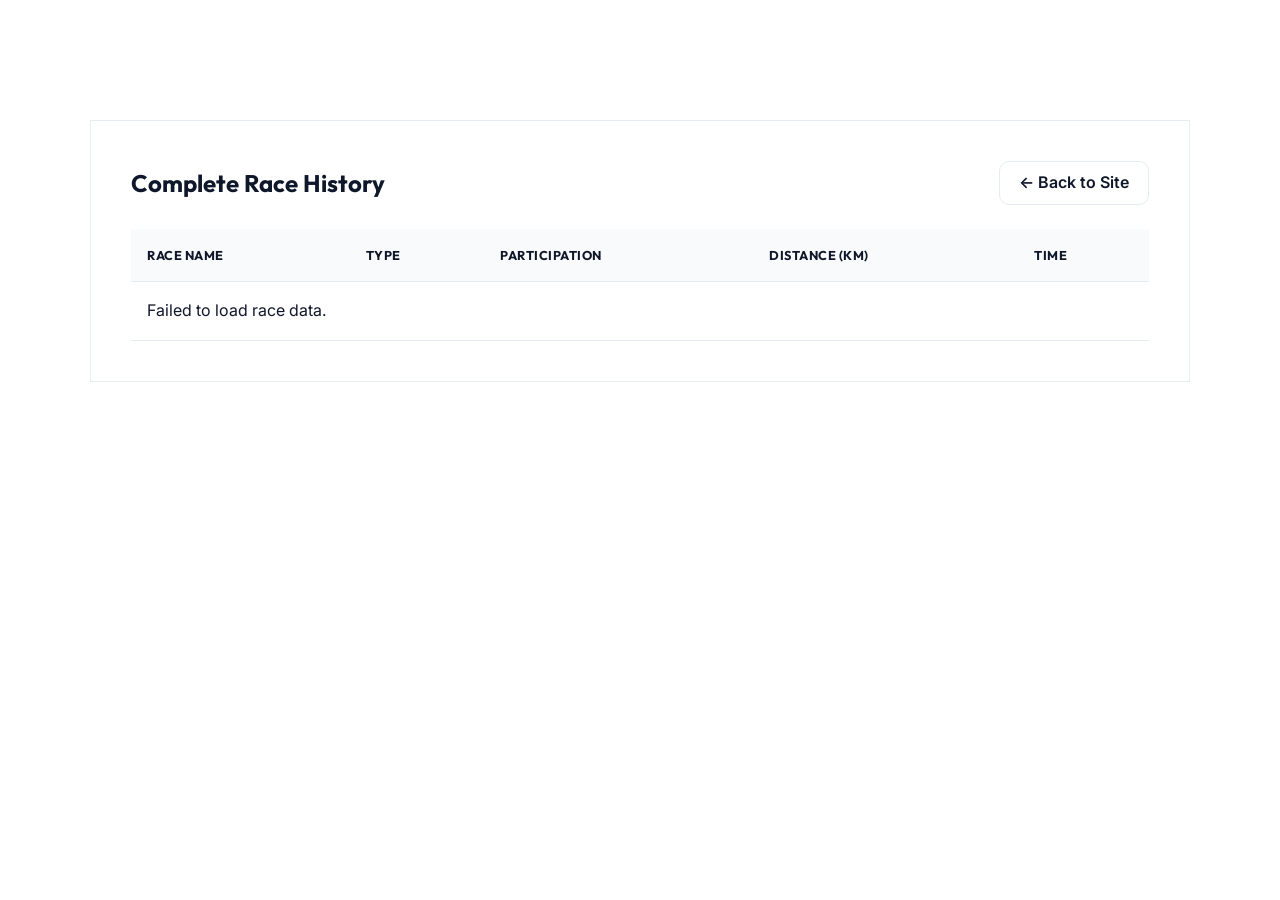
<file: races.html>
<!DOCTYPE html>
<html lang="en">
<head>
    <meta charset="UTF-8">
    <meta name="viewport" content="width=device-width, initial-scale=1.0">
    <title>All Race History | Nirmal Lamsal</title>
    <link rel="stylesheet" href="css/style.css">
    <link href="https://fonts.googleapis.com/css2?family=Inter:wght@400;500;600;700&family=Outfit:wght@600;700;800&display=swap" rel="stylesheet">
    <style>
        .table-container {
            max-width: 1100px; margin: 120px auto 60px;
            background: #fff; border-radius: var(--radius-xl);
            padding: 2.5rem; box-shadow: var(--shadow-md);
            border: 1px solid var(--border-color);
            overflow-x: auto;
        }
        table { width: 100%; border-collapse: collapse; margin-top: 1.5rem; }
        th, td { padding: 1rem; border-bottom: 1px solid var(--border-color); text-align: left; }
        th { font-family: var(--font-heading); background: #f8fafc; font-weight: 700; font-size: 0.8rem; text-transform: uppercase; letter-spacing: 0.5px; color: var(--text-main); }
        tr:hover td { background: rgba(79,188,203,0.03); }
        .back-link {
            display: inline-flex; align-items: center; gap: 0.4rem;
            font-weight: 600; color: var(--text-main);
            border: 1.5px solid var(--border-color); padding: 0.5rem 1.2rem;
            border-radius: 10px; transition: var(--transition);
        }
        .back-link:hover { background: var(--primary-light); border-color: var(--primary); }
    </style>
</head>
<body>
    <main class="container">
        <div class="table-container">
            <div style="display: flex; justify-content: space-between; align-items: center; flex-wrap: wrap; gap: 1rem;">
                <h2 style="font-family: var(--font-heading); color: var(--text-main);">Complete Race History</h2>
                <a href="index.html#marathons" class="back-link">← Back to Site</a>
            </div>
            <table id="races-table">
                <thead>
                    <tr><th>Race Name</th><th>Type</th><th>Participation</th><th>Distance (KM)</th><th>Time</th></tr>
                </thead>
                <tbody id="races-body">
                    <tr><td colspan="5" style="text-align:center; color:var(--text-muted);">Loading race data from database…</td></tr>
                </tbody>
            </table>
        </div>
    </main>

    <script>
        // Original logic unchanged – only visual style improved
        const SCRIPT_URL = 'https://script.google.com/macros/s/AKfycbxE7Mvk2bFUaL_BCvwhjTsB2FMyxLl-sQGn59cw4c4GRURlD3O6mtQccyEz7hIAGCxTTQ/exec';
        document.addEventListener('DOMContentLoaded', async () => {
            const tbody = document.getElementById('races-body');
            function formatTime(t) {
                if (!t) return '-';
                if (t.includes('T') && t.includes('Z')) {
                    try {
                        const d = new Date(t);
                        return [d.getHours(),d.getMinutes(),d.getSeconds()].map(v=>String(v).padStart(2,'0')).join(':');
                    } catch(e) {}
                }
                return t;
            }
            try {
                const res = await fetch(SCRIPT_URL);
                const data = await res.json();
                if (data.status === 'success' && data.data.length) {
                    tbody.innerHTML = data.data.map(r => `<tr>
                        <td><strong>${r.RaceName||'-'}</strong></td>
                        <td>${r.Type||'-'}</td>
                        <td>${r.Participation||'-'}</td>
                        <td>${r.Distance||'-'}</td>
                        <td>${formatTime(r.Time)}</td>
                    </tr>`).join('');
                } else tbody.innerHTML = '<tr><td colspan="5">No race data found.</td></tr>';
            } catch(e) { tbody.innerHTML = '<tr><td colspan="5">Failed to load race data.</td></tr>'; }
        });
    </script>
</body>
</html>
</file>
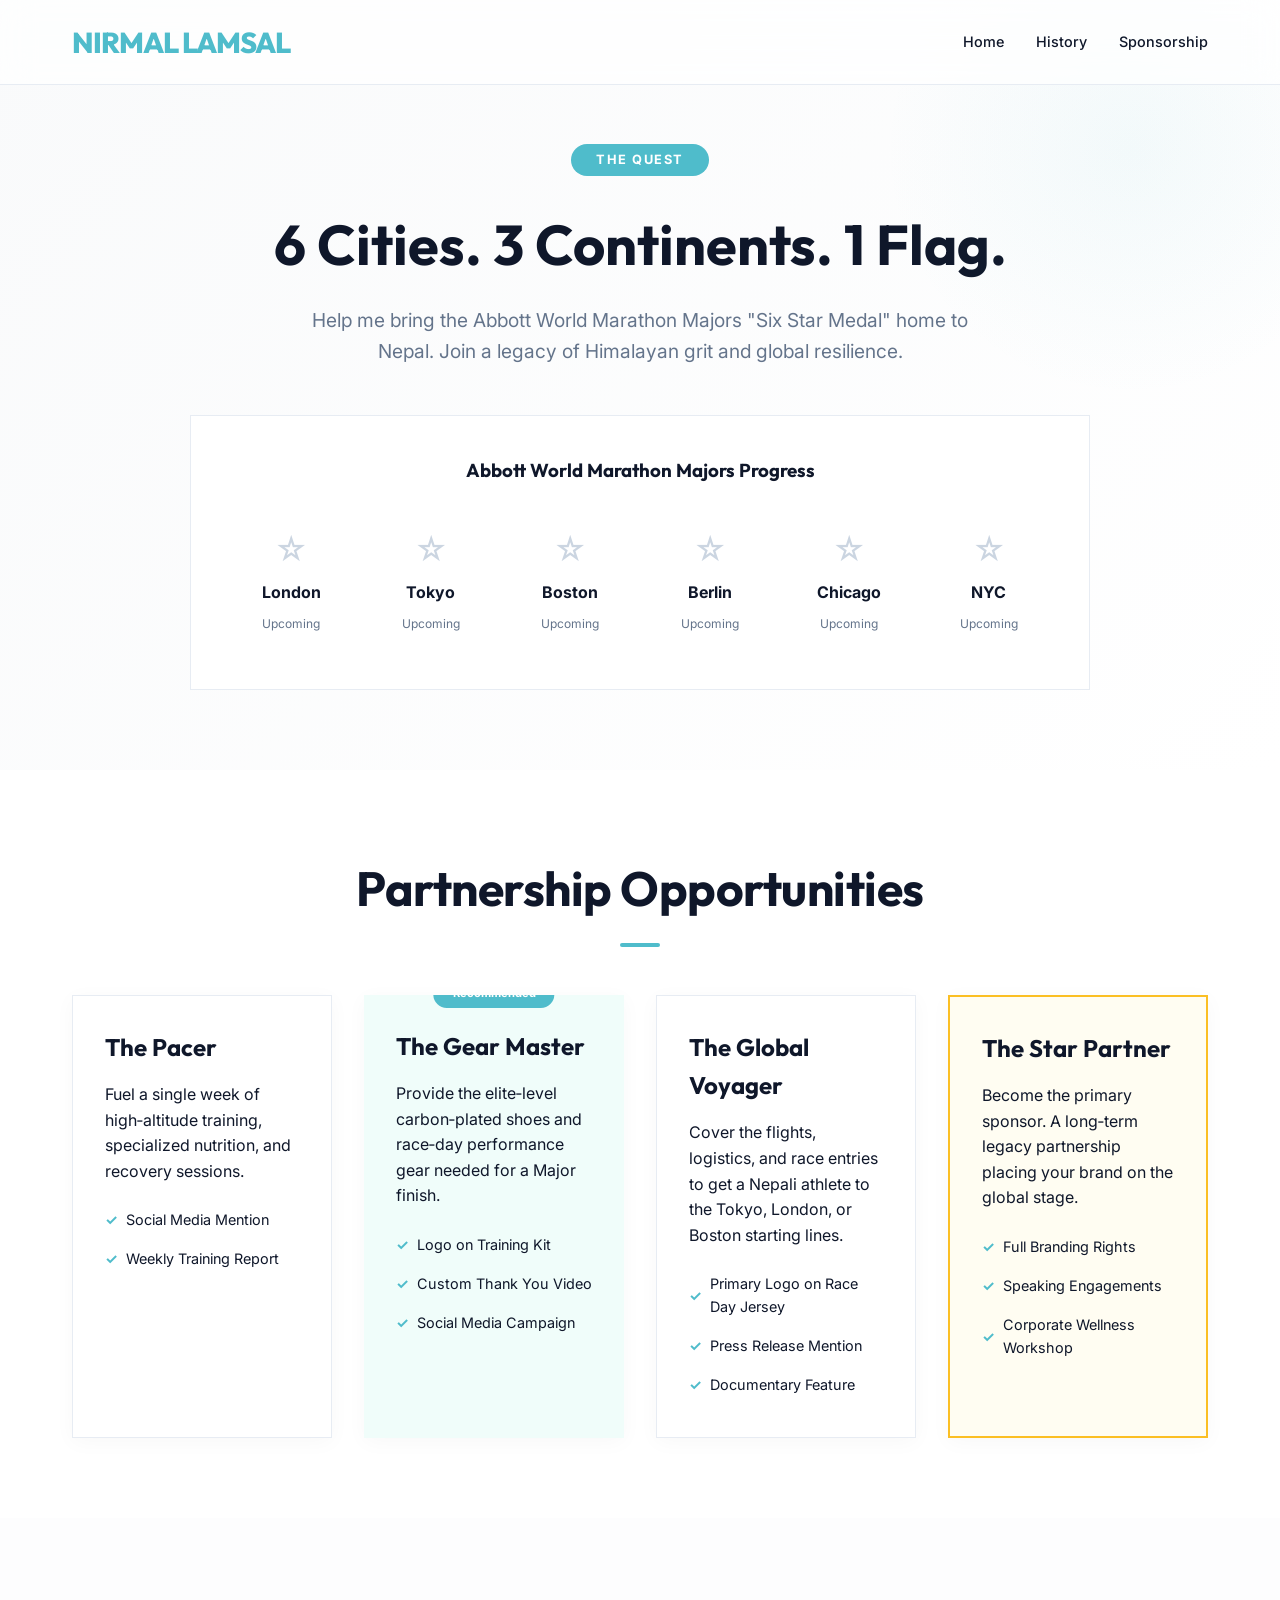
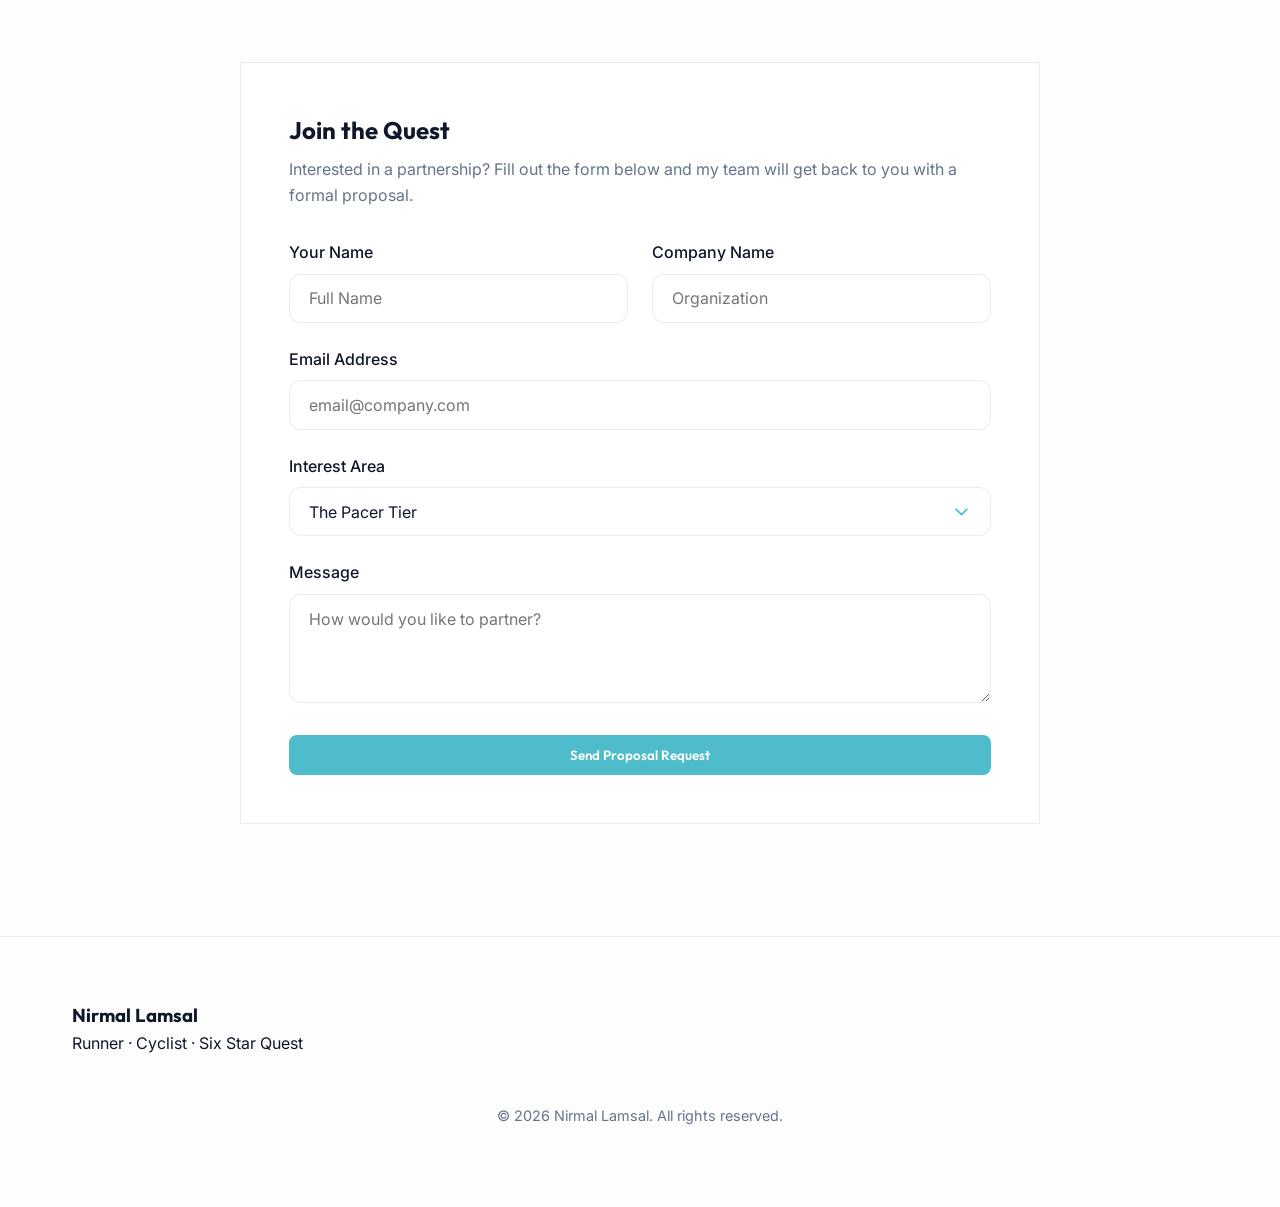
<file: sponsor.html>
<!DOCTYPE html>
<html lang="en">
<head>
    <meta charset="UTF-8">
    <meta name="viewport" content="width=device-width, initial-scale=1.0">
    <title>Join the Quest | Sponsorship - Nirmal Lamsal</title>
    <link rel="stylesheet" href="css/style.css">
    <link href="https://fonts.googleapis.com/css2?family=Inter:wght@400;500;600;700&family=Outfit:wght@600;700;800&display=swap" rel="stylesheet">
    <style>
        .sponsor-hero { padding: 9rem 0 5rem; background: linear-gradient(135deg, #f9fafb 0%, #ffffff 100%); text-align: center; position: relative; overflow: hidden; }
        .sponsor-hero::before { content: ''; position: absolute; top: -100px; right: -100px; width: 500px; height: 500px; background: radial-gradient(circle, rgba(79,188,203,0.06) 0%, transparent 70%); border-radius: 50%; }
        .category-tag { background: var(--primary); color: #fff; padding: 0.35rem 1.6rem; border-radius: 30px; font-weight: 700; font-size: 0.8rem; text-transform: uppercase; letter-spacing: 1.5px; display: inline-block; margin-bottom: 1.5rem; }
        .star-tracker-box { background: #fff; border-radius: var(--radius-xl); padding: 2.5rem; margin-top: 3rem; box-shadow: var(--shadow-md); border: 1px solid var(--border-color); max-width: 900px; margin-left: auto; margin-right: auto; position: relative; z-index: 1; }
        .star-tracker { display: flex; justify-content: space-around; flex-wrap: wrap; gap: 1.2rem; margin-top: 2rem; }
        .star-item { flex: 1; min-width: 100px; text-align: center; padding: 1rem 0.5rem; border-radius: 16px; transition: var(--transition); }
        .star-item.completed { background: #fffdf2; border: 1px solid #fcd34d; }
        .star-item.completed .star-icon { color: #f59e0b; font-size: 2rem; text-shadow: 0 0 12px rgba(245,158,11,0.3); }
        .star-item.upcoming .star-icon { color: #cbd5e1; font-size: 2rem; }
        .star-item span { display: block; font-weight: 700; margin-top: 0.4rem; }
        .tier-grid { display: grid; grid-template-columns: repeat(auto-fit, minmax(240px, 1fr)); gap: 2rem; margin-top: 3rem; }
        .tier-card { background: #fff; border-radius: var(--radius-lg); padding: 2rem; border: 1px solid var(--border-color); transition: var(--transition); position: relative; }
        .tier-card.featured { border-color: var(--primary); background: #f0fdfa; }
        .tier-card.featured::after { content: "Recommended"; position: absolute; top: -14px; left: 50%; transform: translateX(-50%); background: var(--primary); color: #fff; padding: 0.3rem 1.2rem; border-radius: 20px; font-size: 0.7rem; font-weight: 700; }
        .tier-card.gold { border-color: #fbbf24; background: #fffdf2; }
        .tier-card h4 { font-size: 1.5rem; margin-bottom: 1rem; font-family: var(--font-heading); }
        .tier-benefits { list-style: none; padding: 0; margin-top: 1rem; }
        .tier-benefits li { padding: 0.5rem 0; border-bottom: 1px solid var(--border-light); display: flex; align-items: center; gap: 0.5rem; }
        .tier-benefits li::before { content: "✓"; color: var(--primary); font-weight: 700; }
        .contact-box { max-width: 800px; margin: 4rem auto 2rem; background: #fff; padding: 3rem; border-radius: var(--radius-xl); box-shadow: var(--shadow-md); border: 1px solid var(--border-color); }
    </style>
</head>
<body>
    <header class="header">
        <div class="container nav-wrapper">
            <a href="index.html" class="logo">Nirmal Lamsal</a>
            <nav class="nav">
                <ul class="nav-links">
                    <li><a href="index.html">Home</a></li>
                    <li><a href="races.html">History</a></li>
                    <li><a href="sponsor.html">Sponsorship</a></li>
                </ul>
            </nav>
        </div>
    </header>

    <main>
        <section class="sponsor-hero">
            <div class="container">
                <span class="category-tag">The Quest</span>
                <h1 style="font-size: clamp(2.5rem, 5vw, 3.5rem); font-family: var(--font-heading); margin-bottom: 1rem;">6 Cities. 3 Continents. 1 Flag.</h1>
                <p style="max-width: 700px; margin: 1rem auto; font-size: 1.2rem; color: var(--text-muted);">Help me bring the Abbott World Marathon Majors "Six Star Medal" home to Nepal. Join a legacy of Himalayan grit and global resilience.</p>
                <div class="star-tracker-box">
                    <h3 style="font-family: var(--font-heading); margin-bottom: 1.5rem;">Abbott World Marathon Majors Progress</h3>
                    <div class="star-tracker">
                        <div class="star-item upcoming"><div class="star-icon">☆</div><span>London</span><small>Upcoming</small></div>
                        <div class="star-item upcoming"><div class="star-icon">☆</div><span>Tokyo</span><small>Upcoming</small></div>
                        <div class="star-item upcoming"><div class="star-icon">☆</div><span>Boston</span><small>Upcoming</small></div>
                        <div class="star-item upcoming"><div class="star-icon">☆</div><span>Berlin</span><small>Upcoming</small></div>
                        <div class="star-item upcoming"><div class="star-icon">☆</div><span>Chicago</span><small>Upcoming</small></div>
                        <div class="star-item upcoming"><div class="star-icon">☆</div><span>NYC</span><small>Upcoming</small></div>
                    </div>
                </div>
            </div>
        </section>

        <section style="padding: 5rem 0;">
            <div class="container">
                <h2 class="section-title">Partnership Opportunities</h2>
                <div class="tier-grid">
                    <div class="tier-card">
                        <h4>The Pacer</h4>
                        <p>Fuel a single week of high‑altitude training, specialized nutrition, and recovery sessions.</p>
                        <ul class="tier-benefits"><li>Social Media Mention</li><li>Weekly Training Report</li></ul>
                    </div>
                    <div class="tier-card featured">
                        <h4>The Gear Master</h4>
                        <p>Provide the elite‑level carbon‑plated shoes and race‑day performance gear needed for a Major finish.</p>
                        <ul class="tier-benefits"><li>Logo on Training Kit</li><li>Custom Thank You Video</li><li>Social Media Campaign</li></ul>
                    </div>
                    <div class="tier-card">
                        <h4>The Global Voyager</h4>
                        <p>Cover the flights, logistics, and race entries to get a Nepali athlete to the Tokyo, London, or Boston starting lines.</p>
                        <ul class="tier-benefits"><li>Primary Logo on Race Day Jersey</li><li>Press Release Mention</li><li>Documentary Feature</li></ul>
                    </div>
                    <div class="tier-card gold">
                        <h4>The Star Partner</h4>
                        <p>Become the primary sponsor. A long‑term legacy partnership placing your brand on the global stage.</p>
                        <ul class="tier-benefits"><li>Full Branding Rights</li><li>Speaking Engagements</li><li>Corporate Wellness Workshop</li></ul>
                    </div>
                </div>
            </div>
        </section>

        <section id="join-quest" style="padding: 5rem 0; background: var(--bg-card);">
            <div class="container">
                <div class="contact-box">
                    <h2 style="font-family: var(--font-heading); margin-bottom: 0.5rem;">Join the Quest</h2>
                    <p style="color: var(--text-muted); margin-bottom: 2rem;">Interested in a partnership? Fill out the form below and my team will get back to you with a formal proposal.</p>
                    <form id="quest-contact-form" style="padding:0; box-shadow:none;">
                        <div class="form-row" style="display: grid; grid-template-columns: 1fr 1fr; gap: 1.5rem;">
                            <div class="form-group"><label>Your Name</label><input type="text" id="q-name" required placeholder="Full Name"></div>
                            <div class="form-group"><label>Company Name</label><input type="text" id="q-company" placeholder="Organization"></div>
                        </div>
                        <div class="form-group"><label>Email Address</label><input type="email" id="q-email" required placeholder="email@company.com"></div>
                        <div class="form-group"><label>Interest Area</label>
                            <select id="q-interest">
                                <option value="pacer">The Pacer Tier</option>
                                <option value="gear">The Gear Master Tier</option>
                                <option value="voyager">The Global Voyager Tier</option>
                                <option value="star">The Star Partner Tier</option>
                                <option value="other">General Partnership</option>
                            </select>
                        </div>
                        <div class="form-group"><label>Message</label><textarea id="q-message" rows="4" placeholder="How would you like to partner?"></textarea></div>
                        <button type="submit" class="btn btn-primary" style="width:100%;">Send Proposal Request</button>
                    </form>
                </div>
            </div>
        </section>
    </main>

    <footer class="footer">
        <div class="container footer-content">
            <div>
                <h3 style="font-family: var(--font-heading);">Nirmal Lamsal</h3>
                <p>Runner · Cyclist · Six Star Quest</p>
            </div>
            <div class="footer-bottom" style="border:none; padding:0; margin-top:1rem; width:100%; text-align:center;">
                <p>&copy; 2026 Nirmal Lamsal. All rights reserved.</p>
            </div>
        </div>
    </footer>

    <script src="js/sponsor.js"></script>
</body>
</html>
</file>
<file: css/style.css>
/* Base Styles & Variables (Modern Sleek Theme) */
:root {
    --primary: #4FBCCB; /* Your Signature Teal */
    --primary-hover: #3da4b2;
    --primary-light: rgba(79, 188, 203, 0.1);
    
    --bg-main: #ffffff;
    --bg-card: #fdfdfe; /* Almost white for clarity */
    --bg-glass: rgba(255, 255, 255, 0.7);
    
    --text-main: #0f172a; /* Deep Slate */
    --text-muted: #64748b;
    --border-color: rgba(226, 232, 240, 0.8);
    
    --font-heading: 'Outfit', sans-serif;
    --font-body: 'Inter', sans-serif;
    --font-accent: 'Dancing Script', cursive;
    
    --shadow-soft: 0 4px 20px rgba(0, 0, 0, 0.03);
    --shadow-elevated: 0 20px 40px rgba(79, 188, 203, 0.08);
    --transition: all 0.4s cubic-bezier(0.4, 0, 0.2, 1);
}

* {
    margin: 0;
    padding: 0;
    box-sizing: border-box;
}

html {
    scroll-behavior: smooth;
}

body {
    font-family: var(--font-body);
    background-color: var(--bg-main);
    color: var(--text-main);
    line-height: 1.6;
    overflow-x: hidden;
}

.container {
    max-width: 1200px;
    margin: 0 auto;
    padding: 0 2rem;
}

a {
    text-decoration: none;
    color: inherit;
    transition: var(--transition);
}

ul {
    list-style: none;
}

.section-title {
    font-family: var(--font-heading);
    font-size: 3rem;
    font-weight: 700;
    margin-bottom: 1.5rem;
    text-align: center;
    color: var(--text-main);
    letter-spacing: -0.5px;
}

.section-title::after {
    content: '';
    display: block;
    width: 40px;
    height: 4px;
    background: var(--primary);
    margin: 1rem auto 0;
    border-radius: 10px;
}

.section-desc {
    font-size: 1.15rem;
    text-align: center;
    color: var(--text-muted);
    margin-bottom: 3rem;
    max-width: 850px;
    margin-left: auto;
    margin-right: auto;
    line-height: 1.6;
}

/* Buttons */
.btn {
    display: inline-block;
    padding: 0.75rem 1.5rem;
    border-radius: 8px;
    font-weight: 600;
    font-family: var(--font-heading);
    cursor: pointer;
    transition: var(--transition);
    border: none;
    text-align: center;
}

.btn-primary {
    background-color: var(--primary);
    color: white;
}

.btn-primary:hover {
    background-color: var(--primary-hover);
    transform: translateY(-2px);
    box-shadow: 0 4px 12px rgba(249, 115, 22, 0.2);
}

.btn-outline {
    background-color: transparent;
    color: var(--text-main);
    border: 1px solid var(--border-color);
}

.btn-outline:hover {
    border-color: var(--text-main);
    background-color: rgba(15, 23, 42, 0.05);
}

/* Glassmorphism utility modified for light theme */
.glass {
    background: rgba(255, 255, 255, 0.8);
    backdrop-filter: blur(10px);
    -webkit-backdrop-filter: blur(10px);
    border: 1px solid var(--border-color);
    border-radius: 16px;
    box-shadow: 0 4px 6px -1px rgba(0, 0, 0, 0.05), 0 2px 4px -1px rgba(0, 0, 0, 0.03);
}

/* 1. Header */
.header {
    position: fixed;
    top: 0;
    left: 0;
    width: 100%;
    z-index: 1000;
    background: var(--bg-glass);
    backdrop-filter: blur(16px);
    -webkit-backdrop-filter: blur(16px);
    border-bottom: 1px solid var(--border-color);
    padding: 1.2rem 0;
    transition: var(--transition);
}

.header.scrolled {
    padding: 0.8rem 0;
    box-shadow: var(--shadow-soft);
}

.nav-wrapper {
    display: flex;
    justify-content: space-between;
    align-items: center;
}

.logo {
    font-family: var(--font-heading);
    font-size: 1.8rem;
    font-weight: 800;
    color: #4FBCCB; /* Signature Teal */
    text-transform: uppercase;
    letter-spacing: -1px;
    transition: var(--transition);
}

.logo:hover {
    color: var(--text-main);
    transform: translateY(-1px);
}

.nav-links {
    display: flex;
    gap: 2rem;
}

.nav-links a {
    font-size: 0.9rem;
    font-weight: 500;
    color: var(--text-main);
}

.nav-links a:hover {
    color: var(--primary);
}

.menu-toggle {
    display: none;
    background: none;
    border: none;
    cursor: pointer;
    padding: 0.5rem;
}

.hamburger {
    display: block;
    width: 24px;
    height: 2px;
    background: var(--text-main);
    position: relative;
    transition: var(--transition);
}

.hamburger::before, .hamburger::after {
    content: '';
    position: absolute;
    width: 24px;
    height: 2px;
    background: var(--text-main);
    left: 0;
    transition: var(--transition);
}

.hamburger::before { top: -8px; }
.hamburger::after { bottom: -8px; }

/* 2. Hero */
.hero {
    min-height: 100vh;
    display: flex;
    align-items: center;
    background: radial-gradient(circle at top right, var(--primary-light), transparent);
    padding: 8rem 0 4rem;
    position: relative;
    overflow: hidden;
}

.hero-title {
    font-family: var(--font-heading);
    font-size: 4.5rem;
    font-weight: 800;
    line-height: 1.1;
    margin-bottom: 1.5rem;
    color: var(--text-main);
    letter-spacing: -2px;
}

.highlight {
    color: var(--primary);
    background: linear-gradient(120deg, var(--primary-light) 0%, transparent 100%);
    padding: 0 0.5rem;
    border-radius: 8px;
}

.hero-subtitle {
    font-size: 1.2rem;
    color: var(--text-muted);
    margin-bottom: 2.5rem;
    max-width: 600px;
}

.hero-cta {
    display: flex;
    gap: 1rem;
}

.hero-bg-effect {
    position: absolute;
    top: 50%;
    right: 10%;
    transform: translateY(-50%);
    width: 500px;
    height: 500px;
    background: radial-gradient(circle, rgba(249,115,22,0.08) 0%, rgba(255,255,255,0) 70%);
    border-radius: 50%;
    z-index: 1;
    pointer-events: none;
}

/* 3. Achievements */
.achievements {
    padding: 6rem 0;
    background: #ffffff;
}

.stats-grid {
    display: grid;
    grid-template-columns: repeat(auto-fit, minmax(250px, 1fr));
    gap: 2rem;
    margin-top: 3rem;
}

.stat-card {
    @extend .glass;
    padding: 3rem 2rem;
    text-align: center;
    border-radius: 16px;
    background: #ffffff;
    border: 1px solid var(--border-color);
    box-shadow: 0 10px 15px -3px rgba(0, 0, 0, 0.05), 0 4px 6px -2px rgba(0, 0, 0, 0.02);
    transition: transform 0.3s;
}

.stat-card:hover {
    transform: translateY(-10px);
    border-color: var(--primary);
    box-shadow: 0 20px 25px -5px rgba(0, 0, 0, 0.05), 0 10px 10px -5px rgba(0, 0, 0, 0.02);
}

.stat-number {
    display: block;
    font-family: var(--font-heading);
    font-size: 3.5rem;
    font-weight: 800;
    color: var(--primary);
    margin-bottom: 0.5rem;
}

.stat-label {
    font-size: 1.1rem;
    color: var(--text-muted);
    font-weight: 500;
}

/* 4. About */
.about {
    padding: 6rem 0;
    background: var(--bg-card);
}

.about-grid {
    display: grid;
    grid-template-columns: 1fr 1.5fr; /* Make text a bit wider than image */
    gap: 4rem;
    align-items: center;
}

.about-title {
    font-family: var(--font-heading);
    font-size: 1.5rem;
    font-weight: 700;
    color: #2563eb; /* Blue title */
    margin-bottom: 0.5rem;
}

.about-subtitle {
    font-family: var(--font-heading);
    font-size: 2rem;
    font-weight: 800;
    margin-bottom: 1.5rem;
    color: var(--text-main);
}

.about-text p {
    margin-bottom: 2rem;
    font-size: 1.1rem;
    color: var(--text-muted);
    line-height: 1.8;
}

.about-tags {
    display: flex;
    flex-wrap: wrap;
    gap: 0.8rem;
}

.tag {
    background: #0f172a;
    color: #ffffff;
    padding: 0.5rem 1rem;
    border-radius: 8px;
    font-size: 0.9rem;
    font-weight: 600;
}

.about-image-placeholder {
    aspect-ratio: 4/3;
    background: #ffffff;
    border-radius: 16px;
    display: flex;
    align-items: center;
    justify-content: center;
    border: 2px dashed var(--border-color);
    color: var(--text-muted);
}

/* 5. Marathons */
.marathons {
    padding: 6rem 0;
    background: #ffffff;
}

.race-list {
    display: grid;
    grid-template-columns: repeat(4, 1fr);
    gap: 1.5rem;
}

/* 5. Races & Cards */
.race-card, .blog-card, .tier-card {
    background: #fff;
    border: 1px solid var(--border-color);
    border-radius: 24px;
    padding: 2rem;
    transition: var(--transition);
    box-shadow: var(--shadow-soft);
    position: relative;
    overflow: hidden;
}

.race-card:hover, .blog-card:hover, .tier-card:hover {
    transform: translateY(-8px) scale(1.02);
    box-shadow: var(--shadow-elevated);
    border-color: var(--primary-light);
}

.race-logo {
    width: 70px;
    height: 70px;
    object-fit: contain;
    border-radius: 8px;
    background: #fff;
    border: 1px solid var(--border-color);
    flex-shrink: 0;
}

.race-info {
    flex: 1;
    display: flex;
    flex-direction: column;
}

.race-info h3 {
    font-family: var(--font-heading);
    font-size: 1rem;
    line-height: 1.2;
    margin-bottom: 0.4rem;
    color: var(--text-main);
}

.race-meta {
    font-size: 0.9rem;
    color: var(--text-muted);
    display: flex;
    flex-direction: column;
}

.race-meta .type-text {
    font-size: 0.85rem;
    margin-bottom: 0.4rem;
}

.chip-container {
    display: flex;
    flex-wrap: wrap;
    gap: 0.4rem;
}

.year-chip {
    display: inline-block;
    background: var(--bg-color);
    color: var(--text-color);
    border: 1px solid var(--border-color);
    border-radius: 12px;
    padding: 0.15rem 0.5rem;
    font-size: 0.75rem;
    font-weight: 600;
}

.view-all-chip {
    display: inline-block;
    margin-top: 2rem;
    padding: 0.5rem 1.5rem;
    background: var(--bg-card);
    border: 1px solid var(--primary);
    color: var(--primary);
    border-radius: 9999px;
    font-size: 0.9rem;
    font-weight: 600;
    text-align: center;
    transition: var(--transition);
}

.view-all-chip:hover {
    background: var(--primary);
    color: #fff;
}


.loading-spinner {
    text-align: center;
    padding: 3rem;
    color: var(--text-muted);
}

/* 6. Gallery */
.gallery {
    padding: 6rem 0;
    background: var(--bg-card);
}

.gallery-grid {
    display: grid;
    grid-template-columns: repeat(auto-fill, minmax(250px, 1fr));
    gap: 1.5rem;
}

.gallery-item {
    aspect-ratio: 1;
    background: #ffffff;
    border: 1px solid var(--border-color);
    border-radius: 12px;
    display: flex;
    align-items: center;
    justify-content: center;
    color: var(--text-muted);
    transition: transform 0.3s;
}

.gallery-item:hover {
    transform: scale(1.05);
    box-shadow: 0 10px 15px -3px rgba(0,0,0,0.05);
}

/* 7. Blog */
.blog {
    padding: 6rem 0;
    background: #ffffff;
}

.blog-grid {
    display: grid;
    grid-template-columns: repeat(4, 1fr);
    gap: 2rem;
}

@media (max-width: 1200px) {
    .blog-grid { grid-template-columns: repeat(2, 1fr); }
}

@media (max-width: 768px) {
    .blog-grid { grid-template-columns: 1fr; }
}

/* Individual blog card elements can be styled here if needed */

.blog-card h3 {
    font-family: var(--font-heading);
    font-size: 1.5rem;
    margin-bottom: 1rem;
    color: var(--text-main);
}

.blog-card p {
    color: var(--text-muted);
    margin-bottom: 1.5rem;
}

.read-more {
    color: var(--primary);
    font-weight: 600;
    display: inline-flex;
    align-items: center;
}

.read-more:hover {
    text-decoration: underline;
}

/* 8. Sponsorship */
.sponsorship {
    padding: 8rem 0;
    text-align: center;
    background: var(--bg-card);
}

.sponsorship-content p {
    max-width: 600px;
    margin: 0 auto 2rem;
    color: var(--text-muted);
    font-size: 1.1rem;
}

/* 9. Contact */
.contact {
    padding: 6rem 0;
    background: #ffffff;
}

.contact-form {
    max-width: 600px;
    margin: 0 auto;
    background: var(--bg-card);
    padding: 3rem;
    border-radius: 16px;
    border: 1px solid var(--border-color);
}

.form-group {
    margin-bottom: 1.5rem;
}

.form-group label {
    display: block;
    margin-bottom: 0.5rem;
    font-weight: 500;
    color: var(--text-main);
}

.form-group input,
.form-group textarea,
.form-group select {
    width: 100%;
    padding: 0.85rem 1.2rem;
    background: #ffffff;
    border: 1px solid var(--border-color);
    border-radius: 12px;
    color: var(--text-main);
    font-family: var(--font-body);
    font-size: 1rem;
    transition: var(--transition);
    appearance: none; /* Modern look */
    -webkit-appearance: none;
    -moz-appearance: none;
}

.form-group select {
    background-image: url("data:image/svg+xml,%3Csvg xmlns='http://www.w3.org/2000/svg' fill='none' viewBox='0 0 24 24' stroke='%234FBCCB' stroke-width='2'%3E%3Cpath stroke-linecap='round' stroke-linejoin='round' d='M19 9l-7 7-7-7'%3E%3C/path%3E%3C/svg%3E");
    background-repeat: no-repeat;
    background-position: right 1.2rem center;
    background-size: 1.2rem;
    padding-right: 3rem;
    cursor: pointer;
}

.form-group input:focus,
.form-group textarea:focus,
.form-group select:focus {
    outline: none;
    border-color: var(--primary);
    box-shadow: 0 0 0 4px var(--primary-light);
}

.contact-form .btn {
    width: 100%;
}

/* 10. Footer */
.footer {
    padding: 4rem 0 2rem;
    border-top: 1px solid var(--border-color);
    background: var(--bg-card);
}

.footer-content {
    display: flex;
    justify-content: space-between;
    align-items: center;
    margin-bottom: 3rem;
    flex-wrap: wrap;
    gap: 2rem;
}

.footer-brand h3 {
    font-family: var(--font-heading);
    font-size: 1.5rem;
    margin-bottom: 0.5rem;
    color: var(--text-main);
}

.footer-brand p {
    color: var(--text-muted);
    margin-bottom: 0.5rem;
}

.admin-link {
    font-size: 0.8rem;
    color: var(--primary);
}

.admin-link:hover {
    text-decoration: underline;
}

.footer-social {
    display: flex;
    gap: 1.5rem;
}

.footer-social a {
    color: var(--text-muted);
}

.footer-social a:hover {
    color: var(--primary);
}

.footer-bottom {
    text-align: center;
    color: var(--text-muted);
    font-size: 0.9rem;
    padding-top: 2rem;
    border-top: 1px solid var(--border-color);
}

/* Responsive Design */
@media (max-width: 1024px) {
    .race-list {
        grid-template-columns: repeat(2, 1fr);
    }
}

@media (max-width: 768px) {
    .menu-toggle {
        display: block;
    }

    .nav-links {
        position: absolute;
        top: 100%;
        left: 0;
        width: 100%;
        background: #ffffff;
        flex-direction: column;
        padding: 2rem;
        gap: 1.5rem;
        text-align: center;
        border-bottom: 1px solid var(--border-color);
        clip-path: polygon(0 0, 100% 0, 100% 0, 0 0);
        transition: clip-path 0.3s ease;
    }

    .nav-links.active {
        clip-path: polygon(0 0, 100% 0, 100% 100%, 0 100%);
    }

    .about-grid {
        grid-template-columns: 1fr;
    }

    .hero-title {
        font-size: 2.5rem;
    }

    .race-list {
        grid-template-columns: 1fr;
    }
    
    .race-card {
        flex-direction: row;
        align-items: center;
    }
    
    .contact-form {
        padding: 2rem;
    }
}

/* Sponsorship Page Styles */
.sponsor-hero {
    background: var(--bg-card);
    padding: 8rem 0 4rem;
    text-align: center;
}

.hero-hook .category-tag {
    display: inline-block;
    background: var(--primary-color);
    color: #fff;
    padding: 0.2rem 1rem;
    border-radius: 20px;
    font-size: 0.8rem;
    font-weight: 700;
    text-transform: uppercase;
    letter-spacing: 1px;
    margin-bottom: 1rem;
}

.hero-hook h1 {
    font-size: 3.5rem;
    margin-bottom: 1rem;
    line-height: 1.1;
    font-family: var(--font-heading);
}

.hero-subtitle {
    max-width: 700px;
    margin: 0 auto;
    font-size: 1.2rem;
    color: var(--text-muted);
}

.star-tracker-box {
    margin-top: 4rem;
    background: #fff;
    padding: 3rem;
    border-radius: 24px;
    box-shadow: 0 10px 30px rgba(0,0,0,0.05);
}

.star-tracker {
    display: flex;
    justify-content: space-around;
    flex-wrap: wrap;
    gap: 1.5rem;
    margin-top: 2rem;
}

.star-item {
    display: flex;
    flex-direction: column;
    align-items: center;
    gap: 0.5rem;
    flex: 1;
    min-width: 100px;
}

.star-icon {
    font-size: 2.5rem;
    line-height: 1;
}

.star-item.completed .star-icon {
    color: #ffd700;
    text-shadow: 0 0 15px rgba(255, 215, 0, 0.5);
}

.star-item.upcoming .star-icon {
    color: #ddd;
}

.star-item span {
    font-weight: 700;
    font-size: 1rem;
}

.star-item small {
    font-size: 0.75rem;
    color: var(--text-muted);
}

.mission-grid {
    display: grid;
    grid-template-columns: 1.5fr 1fr;
    gap: 4rem;
    align-items: center;
    padding: 6rem 0;
}

.m-stat-card {
    background: var(--bg-card);
    padding: 2rem;
    border-radius: 20px;
    margin-bottom: 1.5rem;
    border-left: 4px solid var(--primary-color);
}

.m-stat-card h4 {
    font-size: 2.5rem;
    color: var(--primary-color);
    margin-bottom: 0.5rem;
    font-family: var(--font-heading);
}

.tier-grid {
    display: grid;
    grid-template-columns: repeat(4, 1fr);
    gap: 1.5rem;
    margin-top: 3rem;
}

.tier-card {
    display: flex;
    flex-direction: column;
}

.tier-card.featured {
    border: 2px solid var(--primary-color);
    position: relative;
}

.tier-card.featured::after {
    content: "Recommended";
    position: absolute;
    top: -15px;
    left: 50%;
    transform: translateX(-50%);
    background: var(--primary-color);
    color: #fff;
    padding: 0.2rem 1rem;
    border-radius: 20px;
    font-size: 0.7rem;
    font-weight: 700;
}

.tier-card.gold {
    background: linear-gradient(135deg, #fff 0%, #fffbf0 100%);
    border: 2px solid #ffd700;
}

.tier-header h4 {
    font-size: 1.5rem;
    margin-bottom: 1.5rem;
    color: var(--text-main);
    font-family: var(--font-heading);
}

.tier-benefits {
    margin-top: auto;
    padding-top: 1.5rem;
    list-style: none;
    padding-left: 0;
}

.tier-benefits li {
    padding: 0.5rem 0;
    font-size: 0.9rem;
    display: flex;
    align-items: center;
    gap: 0.5rem;
}

.tier-benefits li::before {
    content: "✓";
    color: var(--primary-color);
    font-weight: 700;
}

.sponsor-contact {
    padding: 6rem 0;
    background: var(--bg-card);
}

.contact-box {
    max-width: 800px;
    margin: 0 auto;
    background: #fff;
    padding: 4rem;
    border-radius: 32px;
    box-shadow: 0 10px 40px rgba(0,0,0,0.05);
}

.form-row {
    display: grid;
    grid-template-columns: 1fr 1fr;
    gap: 1.5rem;
}

@media (max-width: 768px) {
    .mission-grid, .form-row, .tier-grid {
        grid-template-columns: 1fr;
    }
    .hero-hook h1 {
        font-size: 2.5rem;
    }
    .tier-card.featured {
        transform: none;
    }
}
</file>
